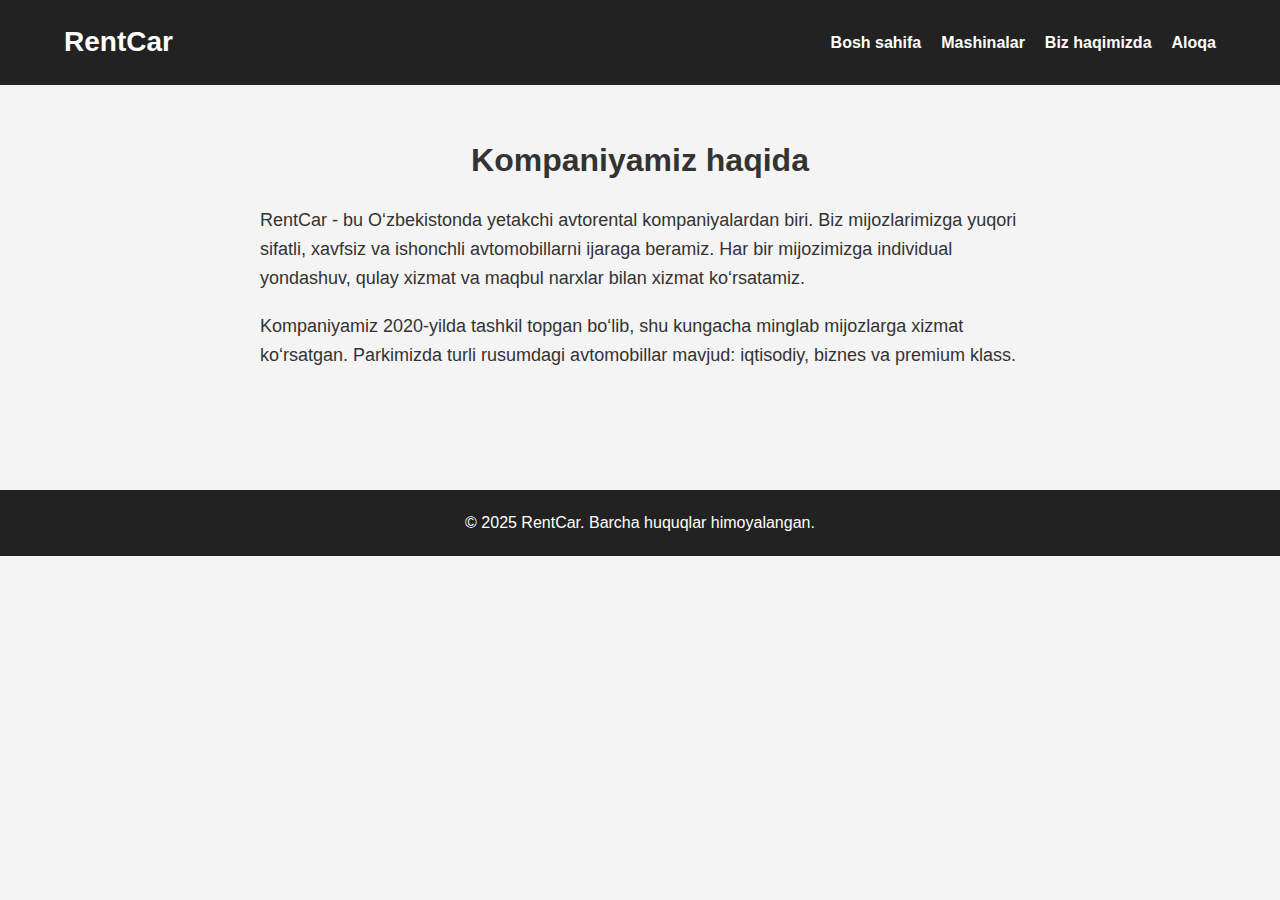
<file: about.html>
<!DOCTYPE html>
<html lang="uz">
<head>
  <meta charset="UTF-8">
  <meta name="viewport" content="width=device-width, initial-scale=1.0">
  <title>RentCar - Biz haqimizda</title>
  <link rel="stylesheet" href="styles.css">
</head>
<body>
  <header>
    <nav>
      <h1 class="logo">RentCar</h1>
      <ul class="nav-links">
        <li><a href="index.html">Bosh sahifa</a></li>
        <li><a href="cars.html">Mashinalar</a></li>
        <li><a href="about.html">Biz haqimizda</a></li>
        <li><a href="contact.html">Aloqa</a></li>
      </ul>
    </nav>
  </header>

  <main>
    <section class="about">
      <h2>Kompaniyamiz haqida</h2>
      <p>
        RentCar - bu O‘zbekistonda yetakchi avtorental kompaniyalardan biri. Biz mijozlarimizga yuqori sifatli, xavfsiz va ishonchli avtomobillarni ijaraga beramiz. Har bir mijozimizga individual yondashuv, qulay xizmat va maqbul narxlar bilan xizmat ko‘rsatamiz.
      </p>
      <p>
        Kompaniyamiz 2020-yilda tashkil topgan bo‘lib, shu kungacha minglab mijozlarga xizmat ko‘rsatgan. Parkimizda turli rusumdagi avtomobillar mavjud: iqtisodiy, biznes va premium klass.
      </p>
    </section>
  </main>

  <footer>
    <p>&copy; 2025 RentCar. Barcha huquqlar himoyalangan.</p>
  </footer>
</body>
</html>
</file>
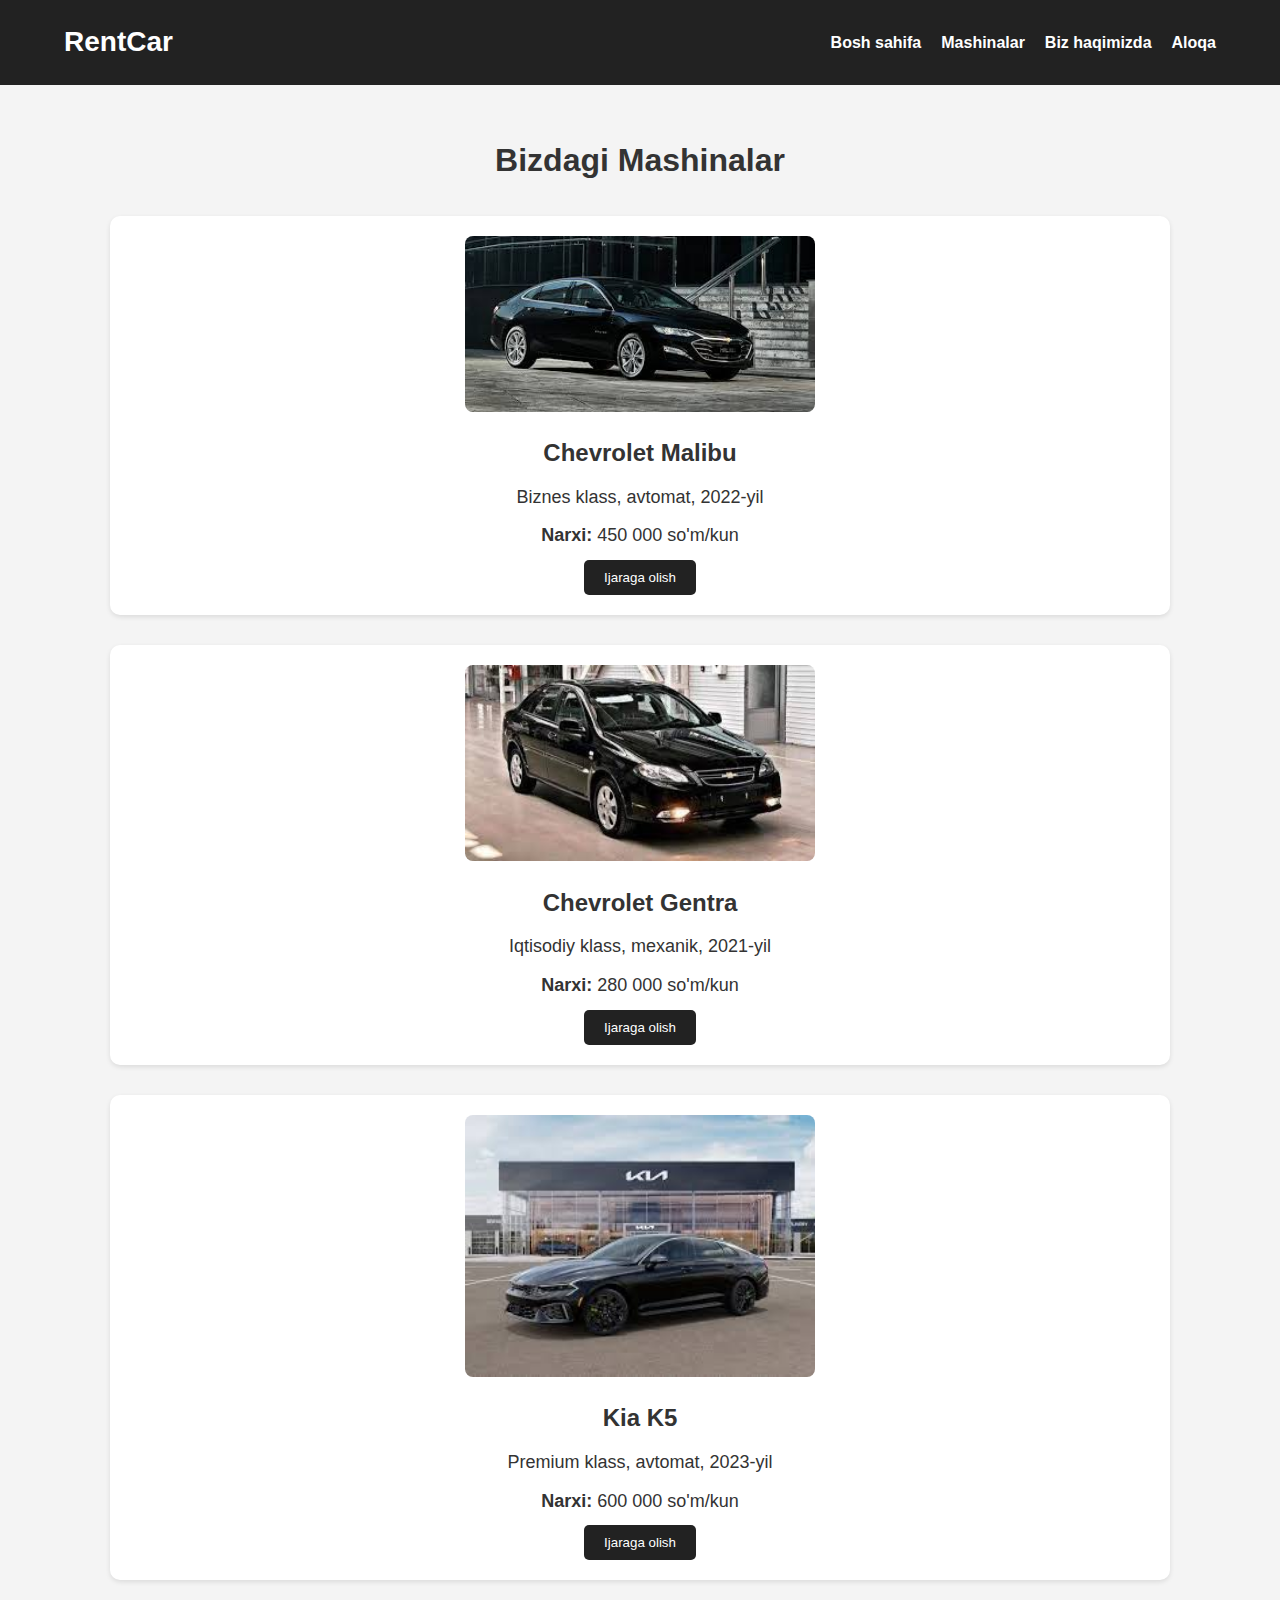
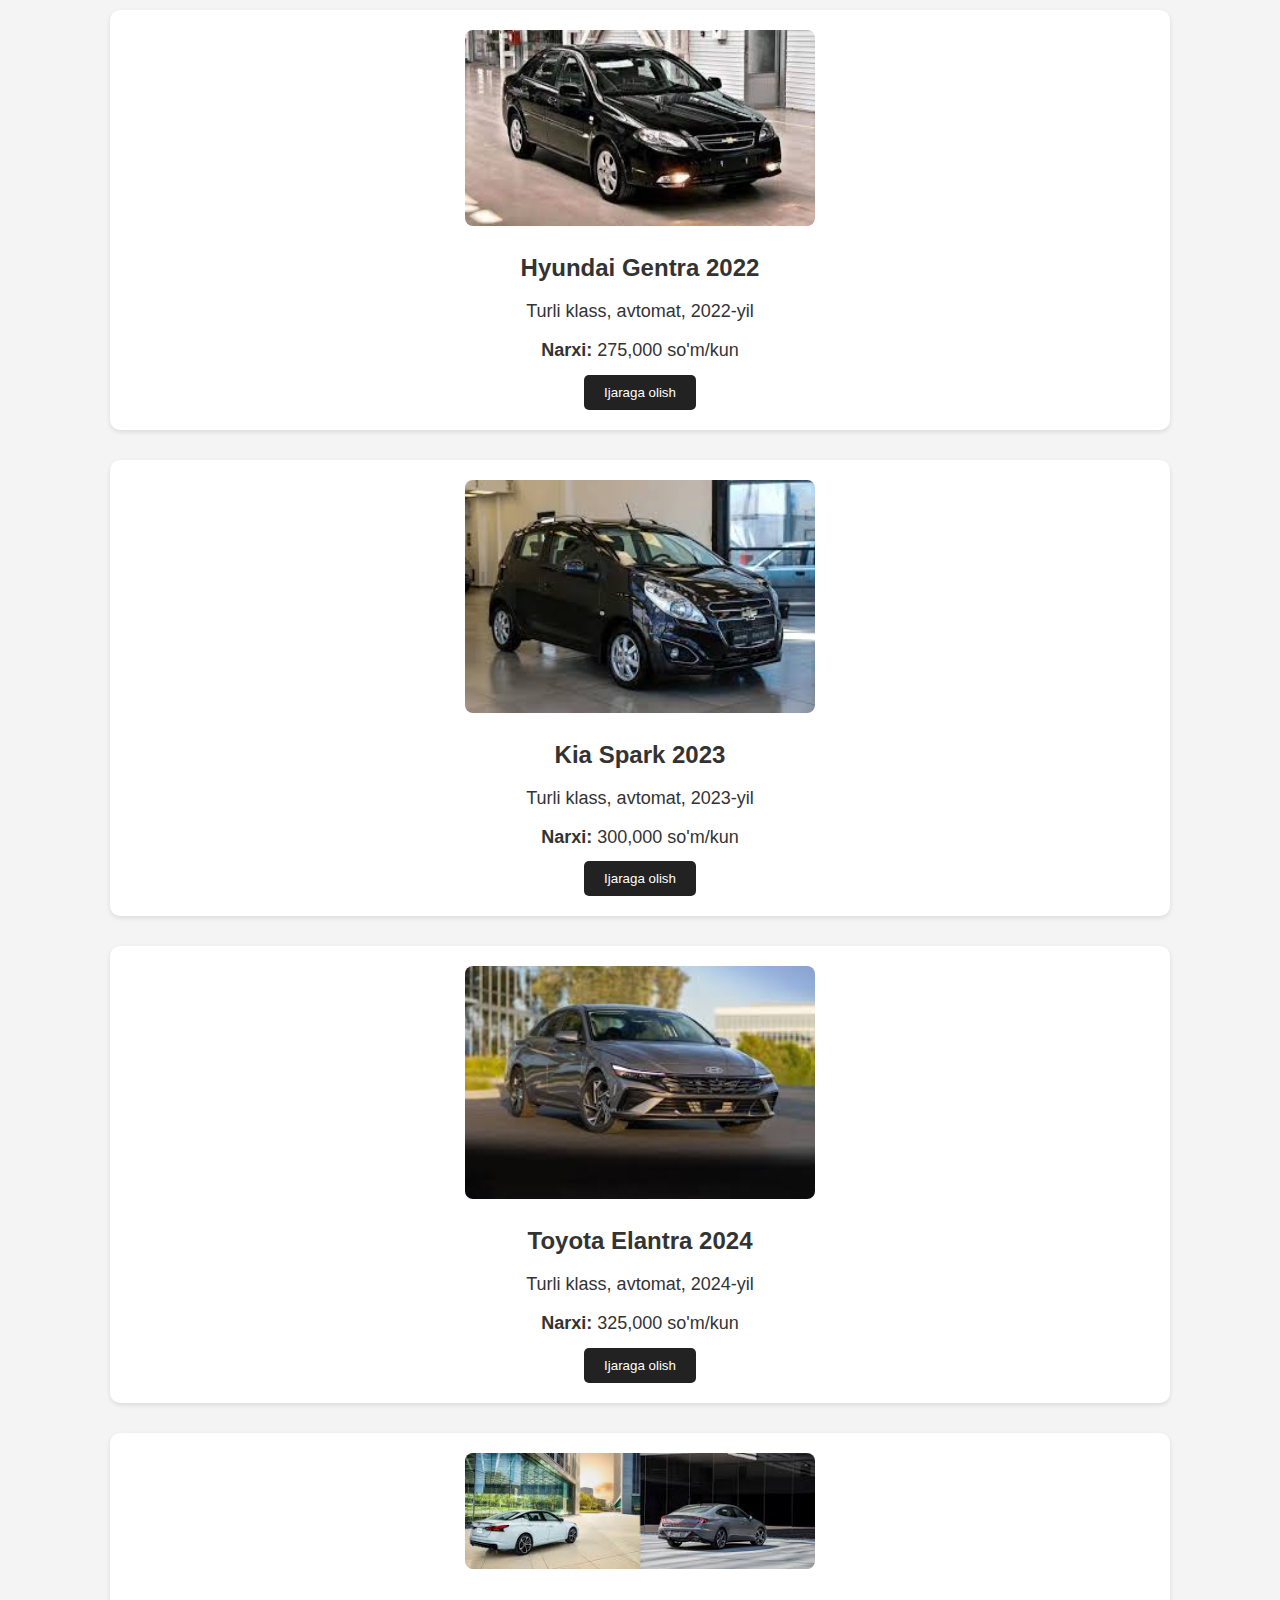
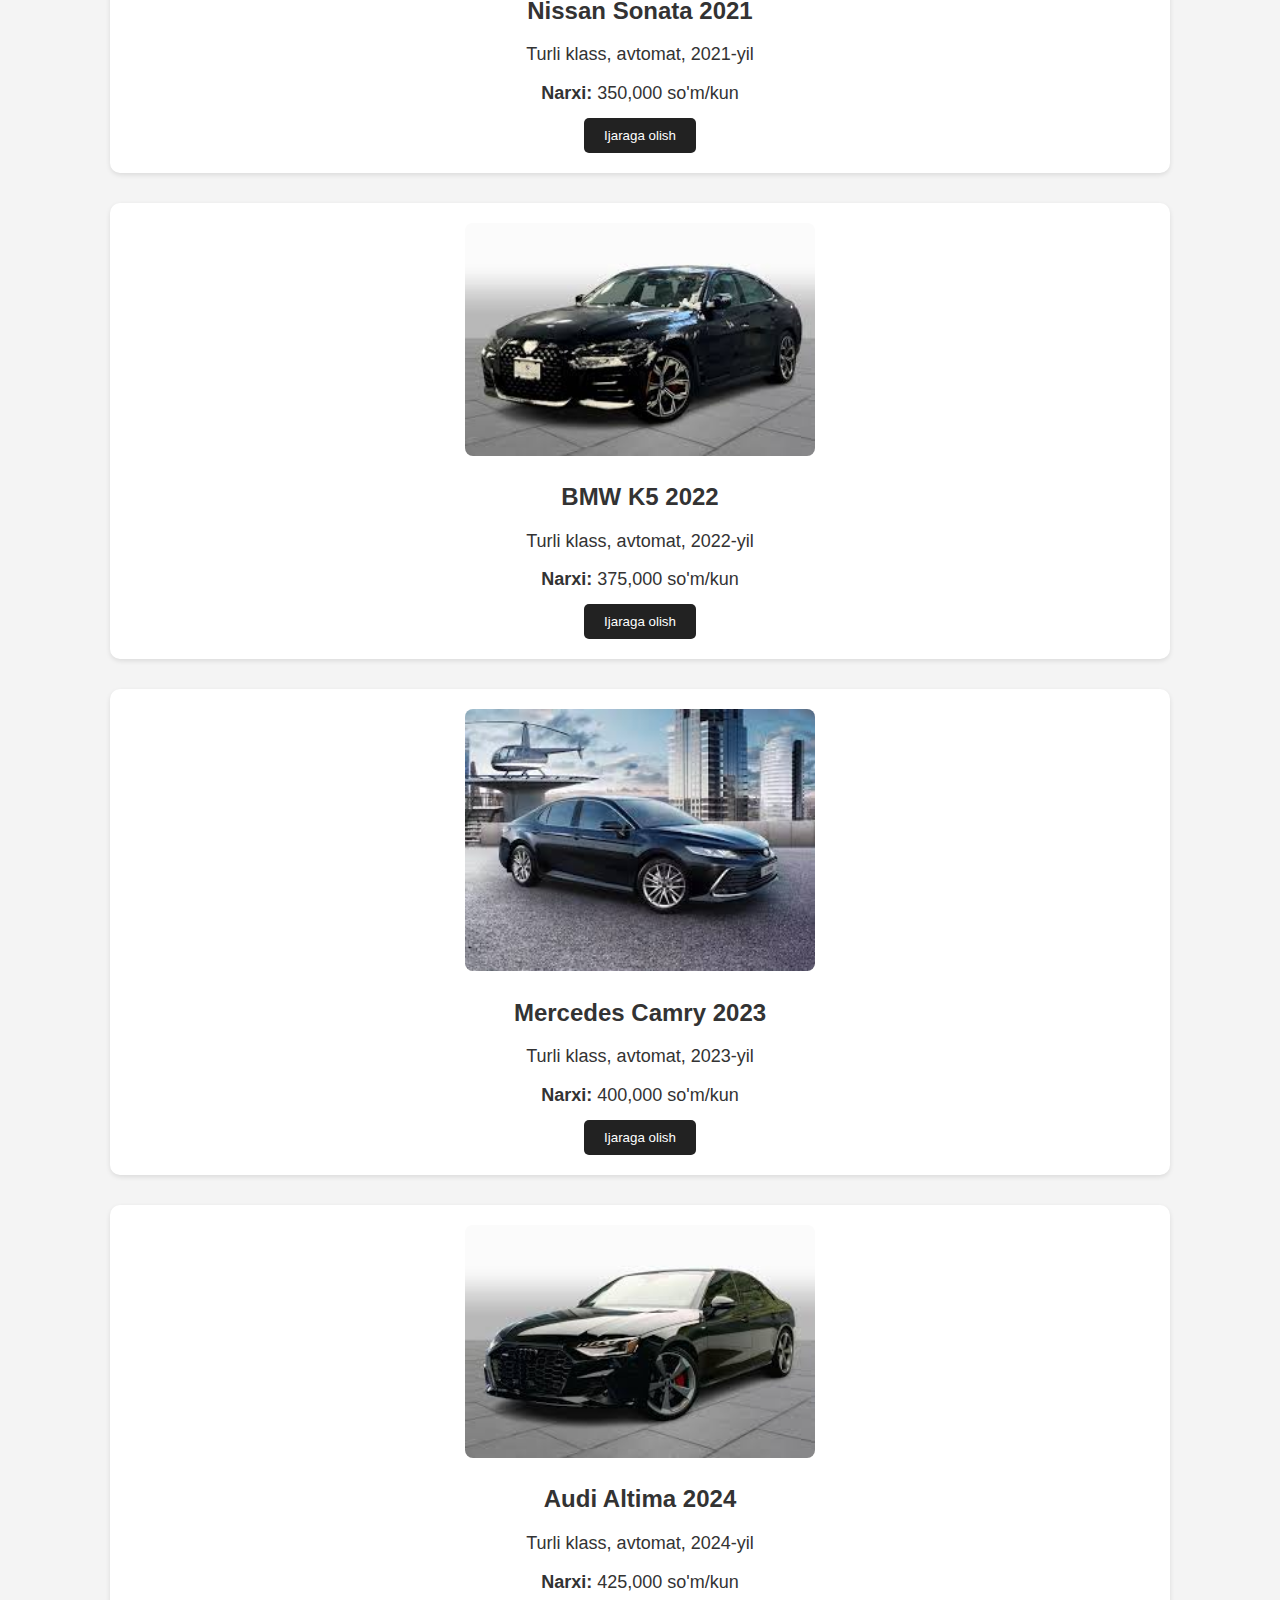
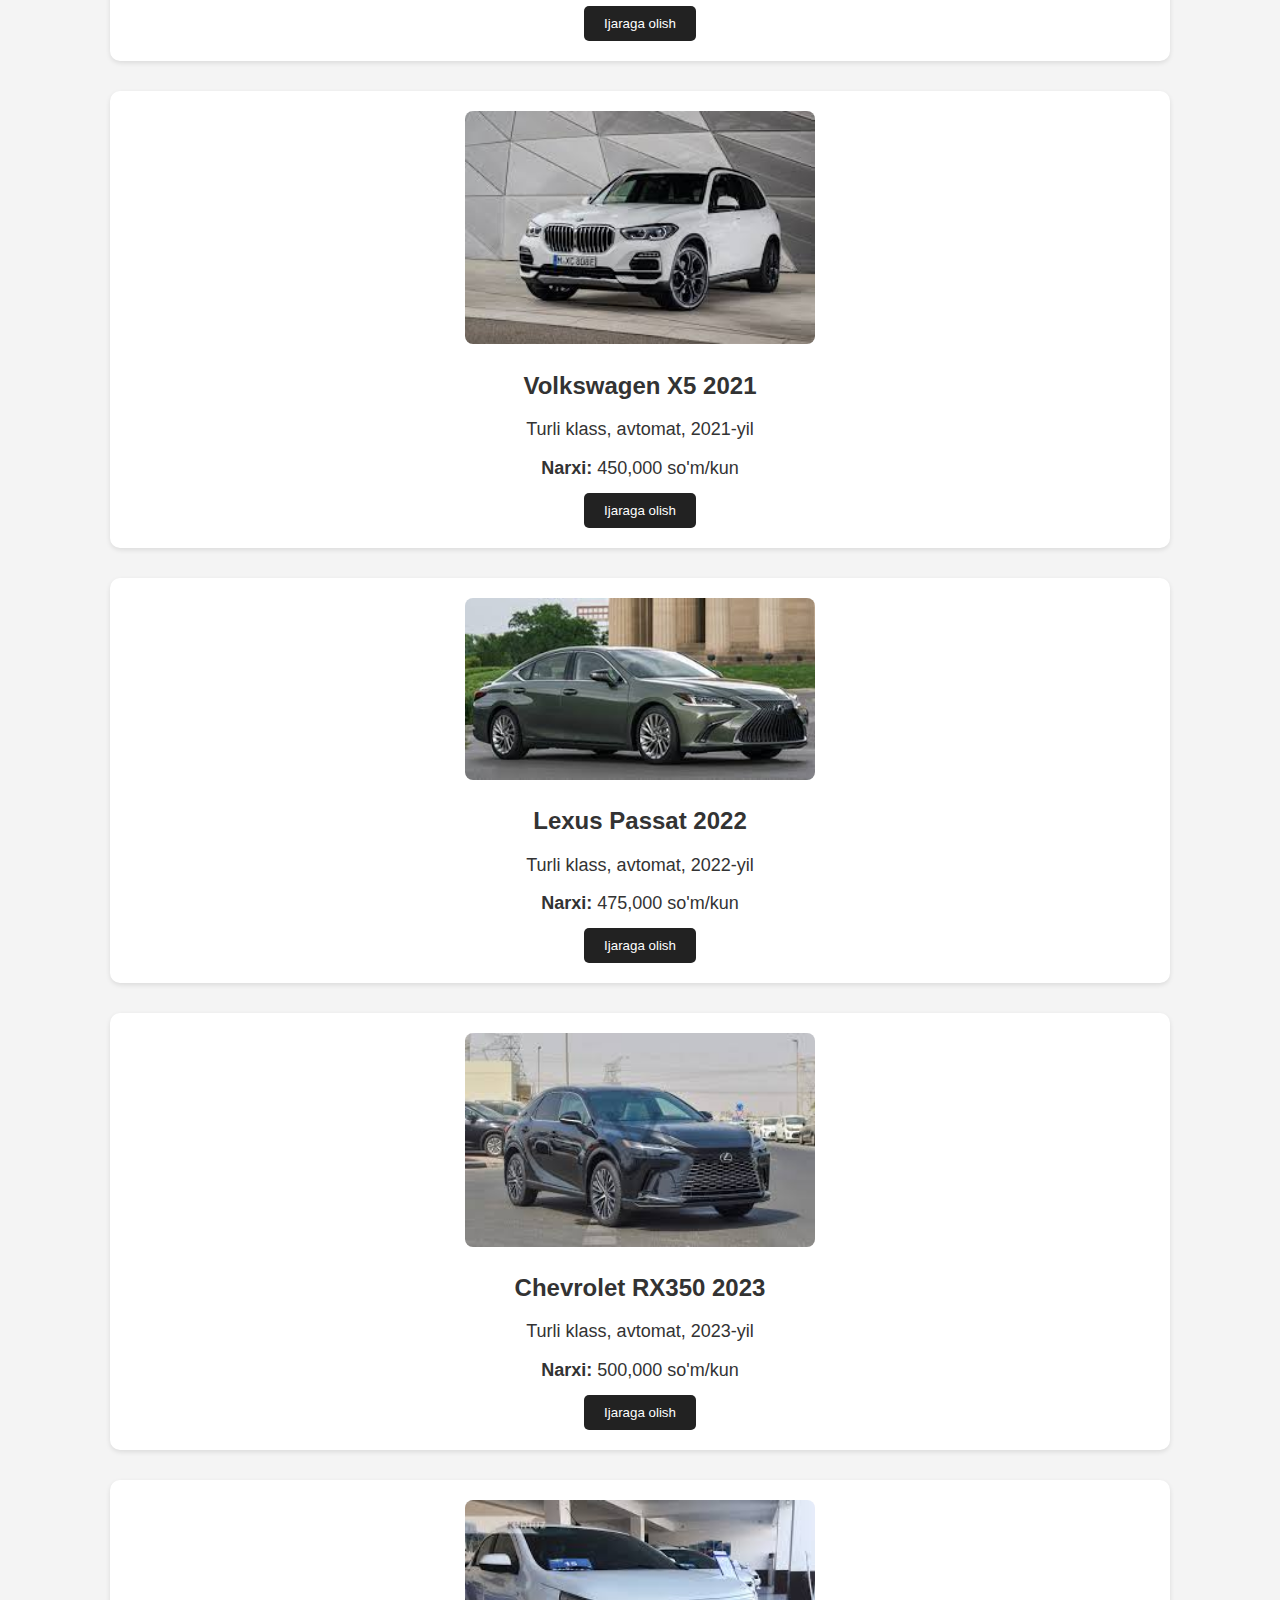
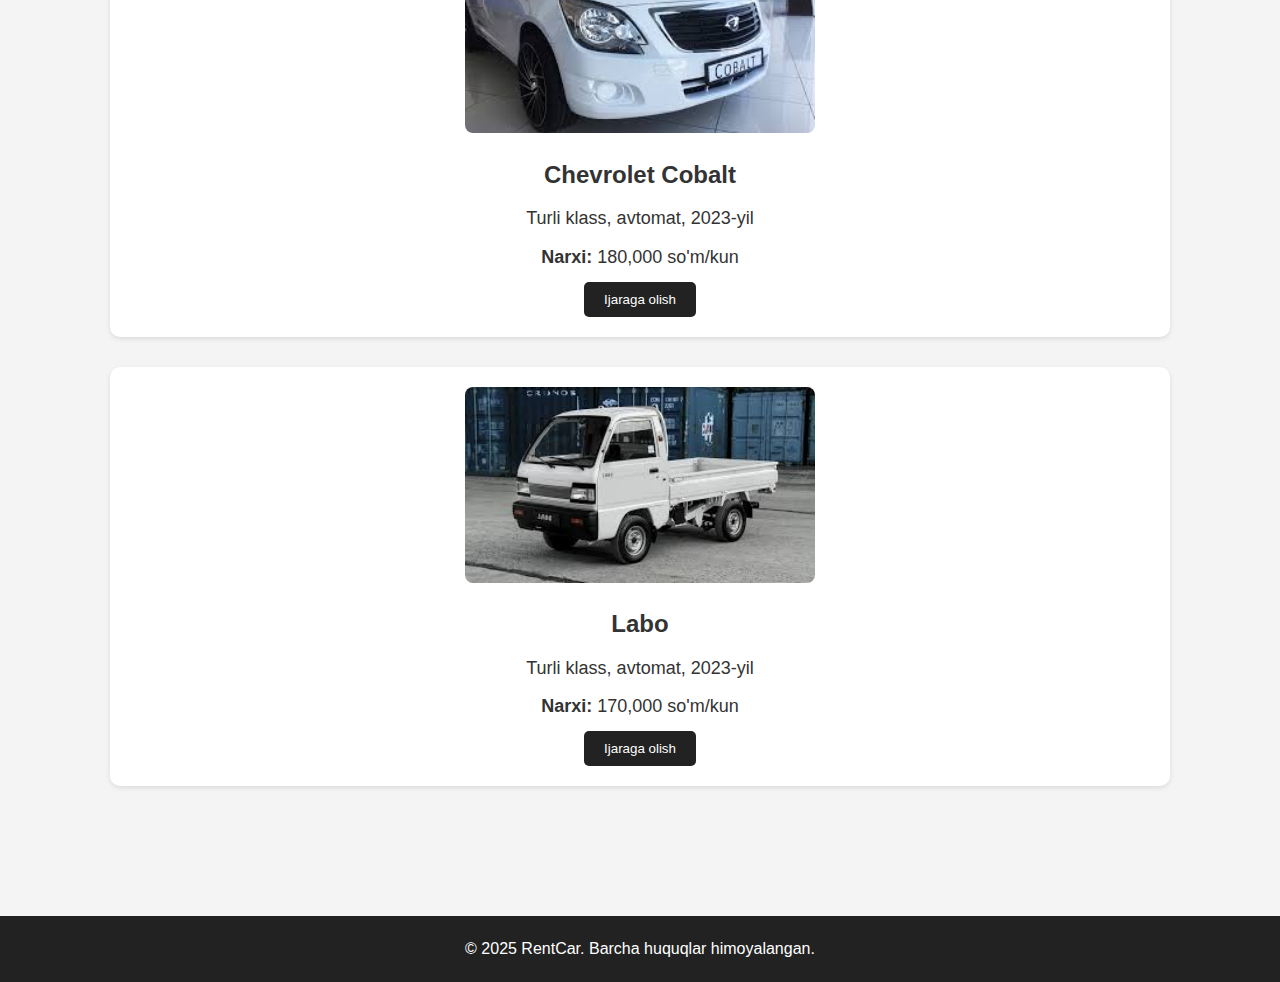
<file: cars.html>
<!DOCTYPE html>
<html lang="uz">
<head>
  <meta charset="UTF-8">
  <meta name="viewport" content="width=device-width, initial-scale=1.0">
  <title>RentCar - Mashinalar</title>
  <link rel="stylesheet" href="styles.css">
</head>
<body>
  <header>
    <nav>
      <h1 class="logo">RentCar</h1>
      <ul class="nav-links">
        <li><a href="index.html">Bosh sahifa</a></li>
        <li><a href="cars.html">Mashinalar</a></li>
        <li><a href="about.html">Biz haqimizda</a></li>
        <li><a href="contact.html">Aloqa</a></li>
      </ul>
    </nav>
  </header>

  <main>
    <section class="cars-list">
      <h2>Bizdagi Mashinalar</h2>
      <div class="car-grid">

        <div class="car-card">
          <img src="malibu.jpg" alt="Chevrolet Malibu">
          <h3>Chevrolet Malibu</h3>
          <p>Biznes klass, avtomat, 2022-yil</p>
          <p><strong>Narxi:</strong> 450 000 so'm/kun</p>
          <a href="rental.html?car=Chevrolet Malibu"><button>Ijaraga olish</button></a>
        </div>

        <div class="car-card">
          <img src="gentra.jpg" alt="Gentra">
          <h3>Chevrolet Gentra</h3>
          <p>Iqtisodiy klass, mexanik, 2021-yil</p>
          <p><strong>Narxi:</strong> 280 000 so'm/kun</p>
          <a href="rental.html?car=Chevrolet Gentra"><button>Ijaraga olish</button></a>
        </div>

        <div class="car-card">
          <img src="kia.jpg" alt="Kia K5">
          <h3>Kia K5</h3>
          <p>Premium klass, avtomat, 2023-yil</p>
          <p><strong>Narxi:</strong> 600 000 so'm/kun</p>
          <a href="rental.html?car=Kia K5"><button>Ijaraga olish</button></a>
        </div>

        <div class="car-card">
            <img src="gentra.jpg" alt="Hyundai Gentra 2022">
            <h3>Hyundai Gentra 2022</h3>
            <p>Turli klass, avtomat, 2022-yil</p>
            <p><strong>Narxi:</strong> 275,000 so'm/kun</p>
            <a href="rental.html?car=Hyundai Gentra 2022"><button>Ijaraga olish</button></a>
          </div>
          
          <div class="car-card">
            <img src="spark.jpg" alt="Kia Spark 2023">
            <h3>Kia Spark 2023</h3>
            <p>Turli klass, avtomat, 2023-yil</p>
            <p><strong>Narxi:</strong> 300,000 so'm/kun</p>
            <a href="rental.html?car=Kia Spark 2023"><button>Ijaraga olish</button></a>
          </div>
          
          <div class="car-card">
            <img src="Toyota Elantra 2024.jpg" alt="Toyota Elantra 2024">
            <h3>Toyota Elantra 2024</h3>
            <p>Turli klass, avtomat, 2024-yil</p>
            <p><strong>Narxi:</strong> 325,000 so'm/kun</p>
            <a href="rental.html?car=Toyota Elantra 2024"><button>Ijaraga olish</button></a>
          </div>
          
          <div class="car-card">
            <img src="Nissan Sonata 2021.jpg" alt="Nissan Sonata 2021">
            <h3>Nissan Sonata 2021</h3>
            <p>Turli klass, avtomat, 2021-yil</p>
            <p><strong>Narxi:</strong> 350,000 so'm/kun</p>
            <a href="rental.html?car=Nissan Sonata 2021"><button>Ijaraga olish</button></a>
          </div>
          
          <div class="car-card">
            <img src="BMW K5 2022.jpg" alt="BMW K5 2022">
            <h3>BMW K5 2022</h3>
            <p>Turli klass, avtomat, 2022-yil</p>
            <p><strong>Narxi:</strong> 375,000 so'm/kun</p>
            <a href="rental.html?car=BMW K5 2022"><button>Ijaraga olish</button></a>
          </div>
          
          <div class="car-card">
            <img src="Mercedes Camry 2023.jpg" alt="Mercedes Camry 2023">
            <h3>Mercedes Camry 2023</h3>
            <p>Turli klass, avtomat, 2023-yil</p>
            <p><strong>Narxi:</strong> 400,000 so'm/kun</p>
            <a href="rental.html?car=Mercedes Camry 2023"><button>Ijaraga olish</button></a>
          </div>
          
          <div class="car-card">
            <img src="Audi Altima 2024.jpg" alt="Audi Altima 2024">
            <h3>Audi Altima 2024</h3>
            <p>Turli klass, avtomat, 2024-yil</p>
            <p><strong>Narxi:</strong> 425,000 so'm/kun</p>
            <a href="rental.html?car=Audi Altima 2024"><button>Ijaraga olish</button></a>
          </div>
          
          <div class="car-card">
            <img src="Volkswagen X5 2021.jpg" alt="Volkswagen X5 2021">
            <h3>Volkswagen X5 2021</h3>
            <p>Turli klass, avtomat, 2021-yil</p>
            <p><strong>Narxi:</strong> 450,000 so'm/kun</p>
            <a href="rental.html?car=Volkswagen X5 2021"><button>Ijaraga olish</button></a>
          </div>
          
          <div class="car-card">
            <img src="Lexus Passat 2022.jpg" alt="Lexus Passat 2022">
            <h3>Lexus Passat 2022</h3>
            <p>Turli klass, avtomat, 2022-yil</p>
            <p><strong>Narxi:</strong> 475,000 so'm/kun</p>
            <a href="rental.html?car=Lexus Passat 2022"><button>Ijaraga olish</button></a>
          </div>
          
          <div class="car-card">
            <img src="Chevrolet RX350 2023.jpg" alt="Chevrolet RX350 2023">
            <h3>Chevrolet RX350 2023</h3>
            <p>Turli klass, avtomat, 2023-yil</p>
            <p><strong>Narxi:</strong> 500,000 so'm/kun</p>
            <a href="rental.html?car=Chevrolet RX350 2023"><button>Ijaraga olish</button></a>
          </div>
        
          <div class="car-card">
            <img src="Chevrolet Cobalt.jpg" alt="Chevrolet RX350 2023">
            <h3>Chevrolet Cobalt</h3>
            <p>Turli klass, avtomat, 2023-yil</p>
            <p><strong>Narxi:</strong> 180,000 so'm/kun</p>
            <a href="rental.html?car=Chevrolet RX350 2023"><button>Ijaraga olish</button></a>
          </div>

          <div class="car-card">
            <img src="labo.jpg" alt="Labo Supper Car">
            <h3>Labo </h3>
            <p>Turli klass, avtomat, 2023-yil</p>
            <p><strong>Narxi:</strong> 170,000 so'm/kun</p>
            <a href="rental.html?car=Chevrolet RX350 2023"><button>Ijaraga olish</button></a>
          </div>

      </div>
    </section>
  </main>

  <footer>
    <p>&copy; 2025 RentCar. Barcha huquqlar himoyalangan.</p>
  </footer>
</body>
</html>
</file>
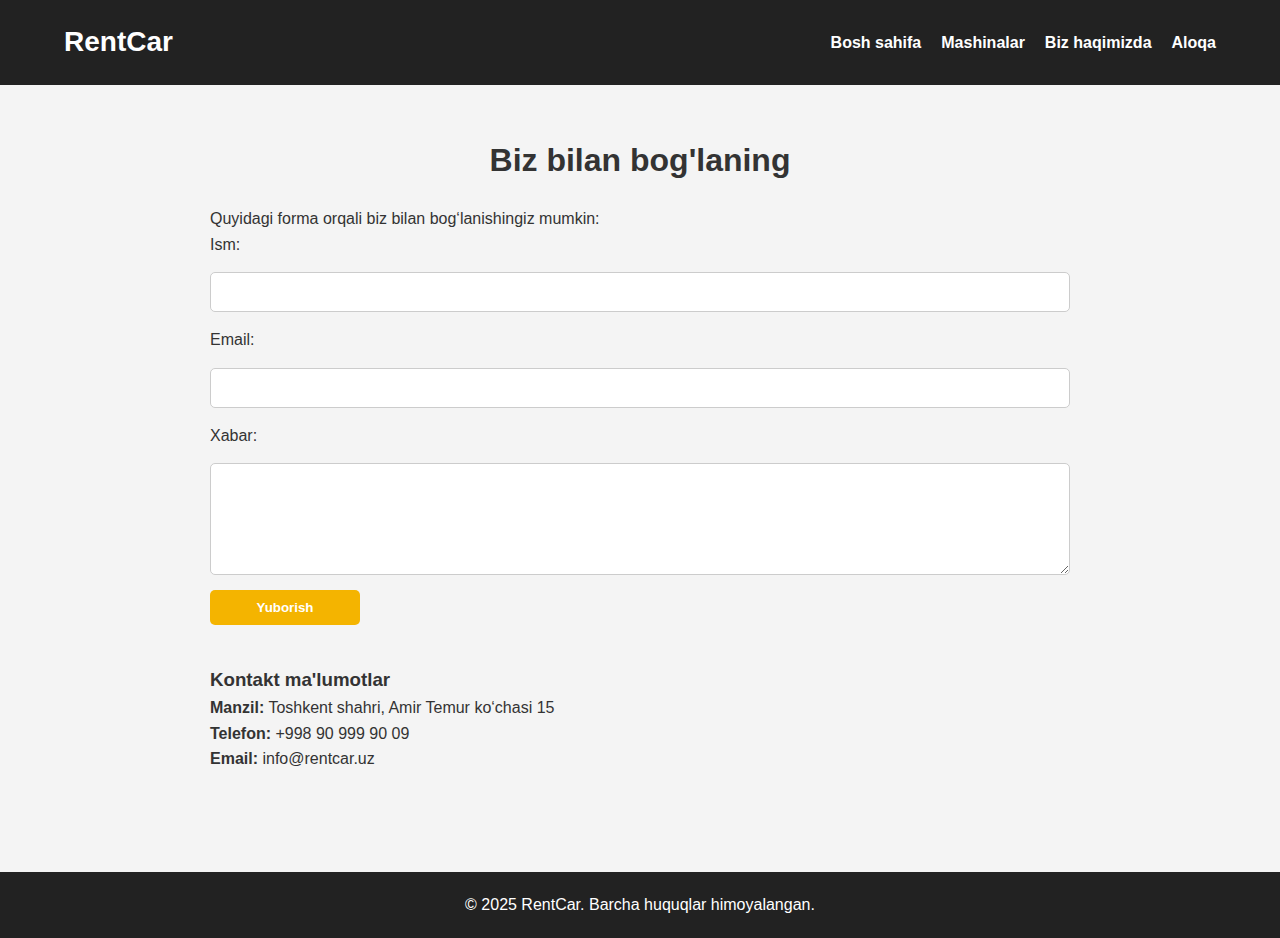
<file: contact.html>
<!DOCTYPE html>
<html lang="uz">
<head>
  <meta charset="UTF-8">
  <meta name="viewport" content="width=device-width, initial-scale=1.0">
  <title>RentCar - Aloqa</title>
  <link rel="stylesheet" href="styles.css">
</head>
<body>
  <header>
    <nav>
      <h1 class="logo">RentCar</h1>
      <ul class="nav-links">
        <li><a href="index.html">Bosh sahifa</a></li>
        <li><a href="cars.html">Mashinalar</a></li>
        <li><a href="about.html">Biz haqimizda</a></li>
        <li><a href="contact.html">Aloqa</a></li>
      </ul>
    </nav>
  </header>

  <main>
    <section class="contact">
      <h2>Biz bilan bog'laning</h2>
      <p>Quyidagi forma orqali biz bilan bog‘lanishingiz mumkin:</p>

      <form action="#" method="post" class="contact-form">
        <label for="name">Ism:</label>
        <input type="text" id="name" name="name" required>

        <label for="email">Email:</label>
        <input type="email" id="email" name="email" required>

        <label for="message">Xabar:</label>
        <textarea id="message" name="message" rows="5" required></textarea>

        <button type="submit">Yuborish</button>
      </form>

      <div class="contact-info">
        <h3>Kontakt ma'lumotlar</h3>
        <p><strong>Manzil:</strong> Toshkent shahri, Amir Temur ko‘chasi 15</p>
        <p><strong>Telefon:</strong> +998 90 999 90 09</p>
        <p><strong>Email:</strong> info@rentcar.uz</p>
      </div>
    </section>
  </main>

  <footer>
    <p>&copy; 2025 RentCar. Barcha huquqlar himoyalangan.</p>
  </footer>
</body>
</html>
</file>
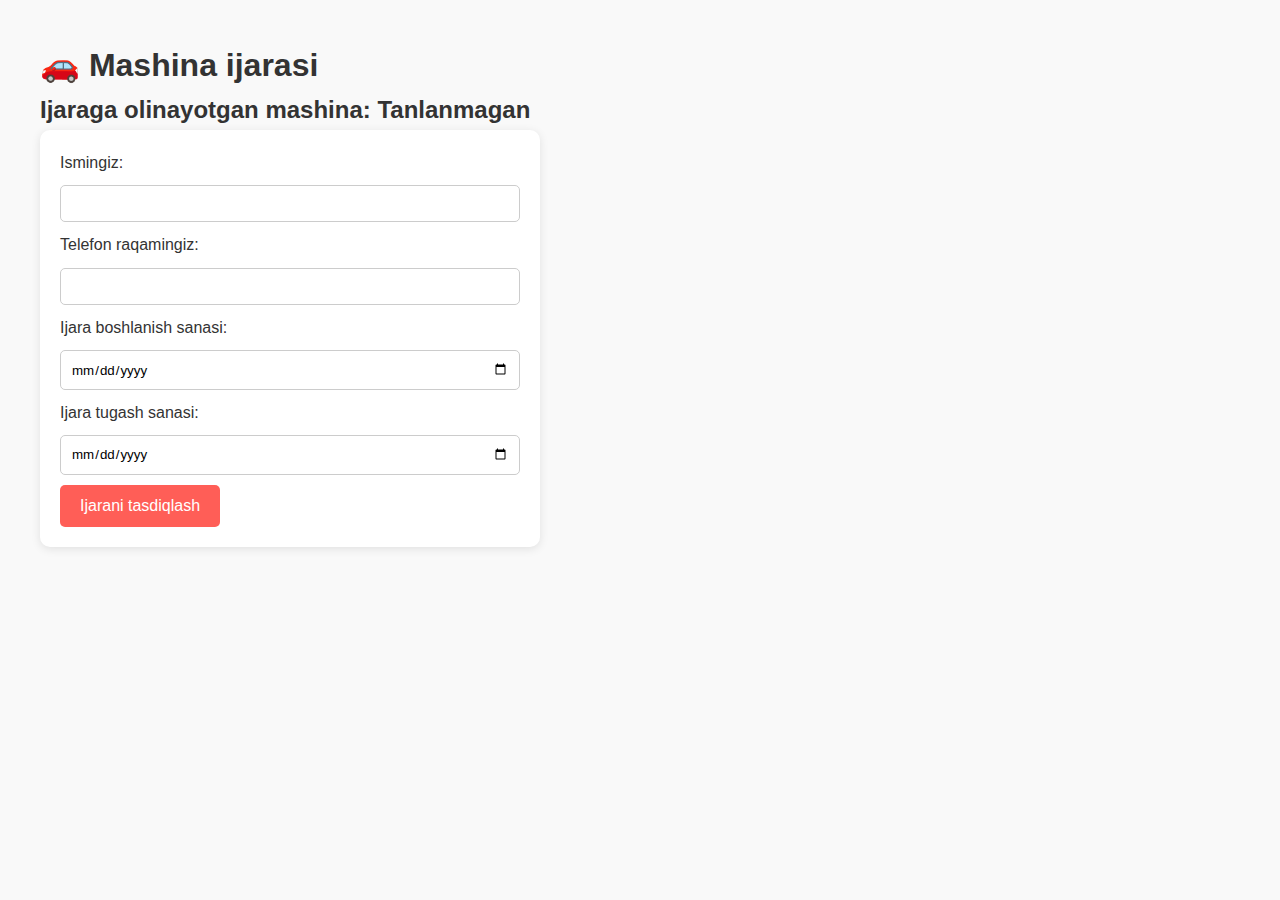
<file: rental.html>
<!DOCTYPE html>
<html lang="uz">
<head>
  <meta charset="UTF-8">
  <meta name="viewport" content="width=device-width, initial-scale=1.0">
  <title>Ijaraga olish - RentCar</title>
  <link rel="stylesheet" href="styles.css">
  <style>
    body {
      font-family: 'Arial', sans-serif;
      padding: 40px;
      background-color: #f9f9f9;
    }
    h1, h2 {
      color: #333;
    }
    form {
      background: #fff;
      padding: 20px;
      max-width: 500px;
      border-radius: 10px;
      box-shadow: 0 2px 10px rgba(0,0,0,0.1);
    }
    input, select {
      width: 100%;
      padding: 10px;
      margin: 10px 0;
      border: 1px solid #ccc;
      border-radius: 5px;
    }
    button {
      background-color: #ff5e57;
      color: white;
      border: none;
      padding: 12px 20px;
      font-size: 16px;
      border-radius: 5px;
      cursor: pointer;
    }
    button:hover {
      background-color: #e24c4c;
    }
  </style>
</head>
<body>

  <h1>🚗 Mashina ijarasi</h1>
  <h2>Ijaraga olinayotgan mashina: <span id="selected-car-name">---</span></h2>

  <form>
    <label>Ismingiz:</label>
    <input type="text" name="name" required>

    <label>Telefon raqamingiz:</label>
    <input type="tel" name="phone" required>

    <label>Ijara boshlanish sanasi:</label>
    <input type="date" name="start_date" required>

    <label>Ijara tugash sanasi:</label>
    <input type="date" name="end_date" required>

    <button type="submit">Ijarani tasdiqlash</button>
  </form>

  <script>
    // URLdan 'car' parametri orqali mashina nomini olish
    const params = new URLSearchParams(window.location.search);
    const carName = params.get('car');

    // HTML sahifada mashina nomini ko‘rsatish
    document.getElementById('selected-car-name').textContent = carName || "Tanlanmagan";
  </script>

</body>
</html>
</file>
<file: styles.css>
/* Umumiy uslublar */
* {
    margin: 0;
    padding: 0;
    box-sizing: border-box;
    font-family: 'Segoe UI', Tahoma, Geneva, Verdana, sans-serif;
  }
  
  body {
    background-color: #f4f4f4;
    color: #333;
    line-height: 1.6;
  }
  
  /* Navbar */
  header {
    background-color: #222;
    padding: 20px 0;
  }
  
  nav {
    width: 90%;
    margin: auto;
    display: flex;
    justify-content: space-between;
    align-items: center;
  }
  
  .logo {
    color: #fff;
    font-size: 28px;
  }
  
  .nav-links {
    list-style: none;
    display: flex;
    gap: 20px;
  }
  
  .nav-links li a {
    color: #fff;
    text-decoration: none;
    font-weight: bold;
    transition: color 0.3s;
  }
  
  .nav-links li a:hover {
    color: #f4b400;
  }
  
  /* Hero section */
  .hero {
    text-align: center;
    padding: 100px 20px;
    background: url('images/hero-bg.jpg') center/cover no-repeat;
    color: white;
  }
  
  .hero h2 {
    font-size: 36px;
    margin-bottom: 15px;
  }
  
  .hero p {
    font-size: 18px;
    margin-bottom: 30px;
  }
  
  .btn {
    background-color: #f4b400;
    color: #fff;
    padding: 10px 25px;
    text-decoration: none;
    border-radius: 5px;
    font-weight: bold;
    transition: background-color 0.3s;
  }
  
  .btn:hover {
    background-color: #e09e00;
  }
  
  /* Cars list */
  .cars-list {
    padding: 50px 20px;
    max-width: 1100px;
    margin: auto;
  }
  
  .cars-list h2 {
    text-align: center;
    margin-bottom: 30px;
    font-size: 32px;
  }
  
  .car-card {
    background-color: #fff;
    border-radius: 10px;
    box-shadow: 0 2px 5px rgba(0,0,0,0.1);
    margin-bottom: 30px;
    padding: 20px;
    text-align: center;
  }
  
  .car-card img {
    width: 100%;
    max-width: 350px;
    border-radius: 8px;
    margin-bottom: 15px;
  }
  
  .car-card h3 {
    margin-bottom: 10px;
    font-size: 24px;
  }
  
  .car-card p {
    margin-bottom: 10px;
    font-size: 18px;
  }
  
  .car-card button {
    padding: 10px 20px;
    background-color: #222;
    color: white;
    border: none;
    border-radius: 5px;
    cursor: pointer;
    transition: background-color 0.3s;
  }
  
  .car-card button:hover {
    background-color: #444;
  }
  
  /* About section */
  .about {
    max-width: 800px;
    margin: auto;
    padding: 50px 20px;
  }
  
  .about h2 {
    font-size: 32px;
    margin-bottom: 20px;
    text-align: center;
  }
  
  .about p {
    margin-bottom: 20px;
    font-size: 18px;
  }
  
  /* Contact */
  .contact {
    max-width: 900px;
    margin: auto;
    padding: 50px 20px;
  }
  
  .contact h2 {
    text-align: center;
    font-size: 32px;
    margin-bottom: 20px;
  }
  
  .contact-form {
    display: flex;
    flex-direction: column;
    gap: 15px;
  }
  
  .contact-form input,
  .contact-form textarea {
    padding: 10px;
    border-radius: 5px;
    border: 1px solid #ccc;
    font-size: 16px;
  }
  
  .contact-form button {
    width: 150px;
    align-self: flex-start;
    background-color: #f4b400;
    border: none;
    padding: 10px;
    color: white;
    font-weight: bold;
    border-radius: 5px;
    transition: background-color 0.3s;
    cursor: pointer;
  }
  
  .contact-form button:hover {
    background-color: #e09e00;
  }
  
  .contact-info {
    margin-top: 40px;
    font-size: 16px;
  }
  
  /* Footer */
  footer {
    background-color: #222;
    color: #fff;
    text-align: center;
    padding: 20px 0;
    margin-top: 50px;
  }
</file>
